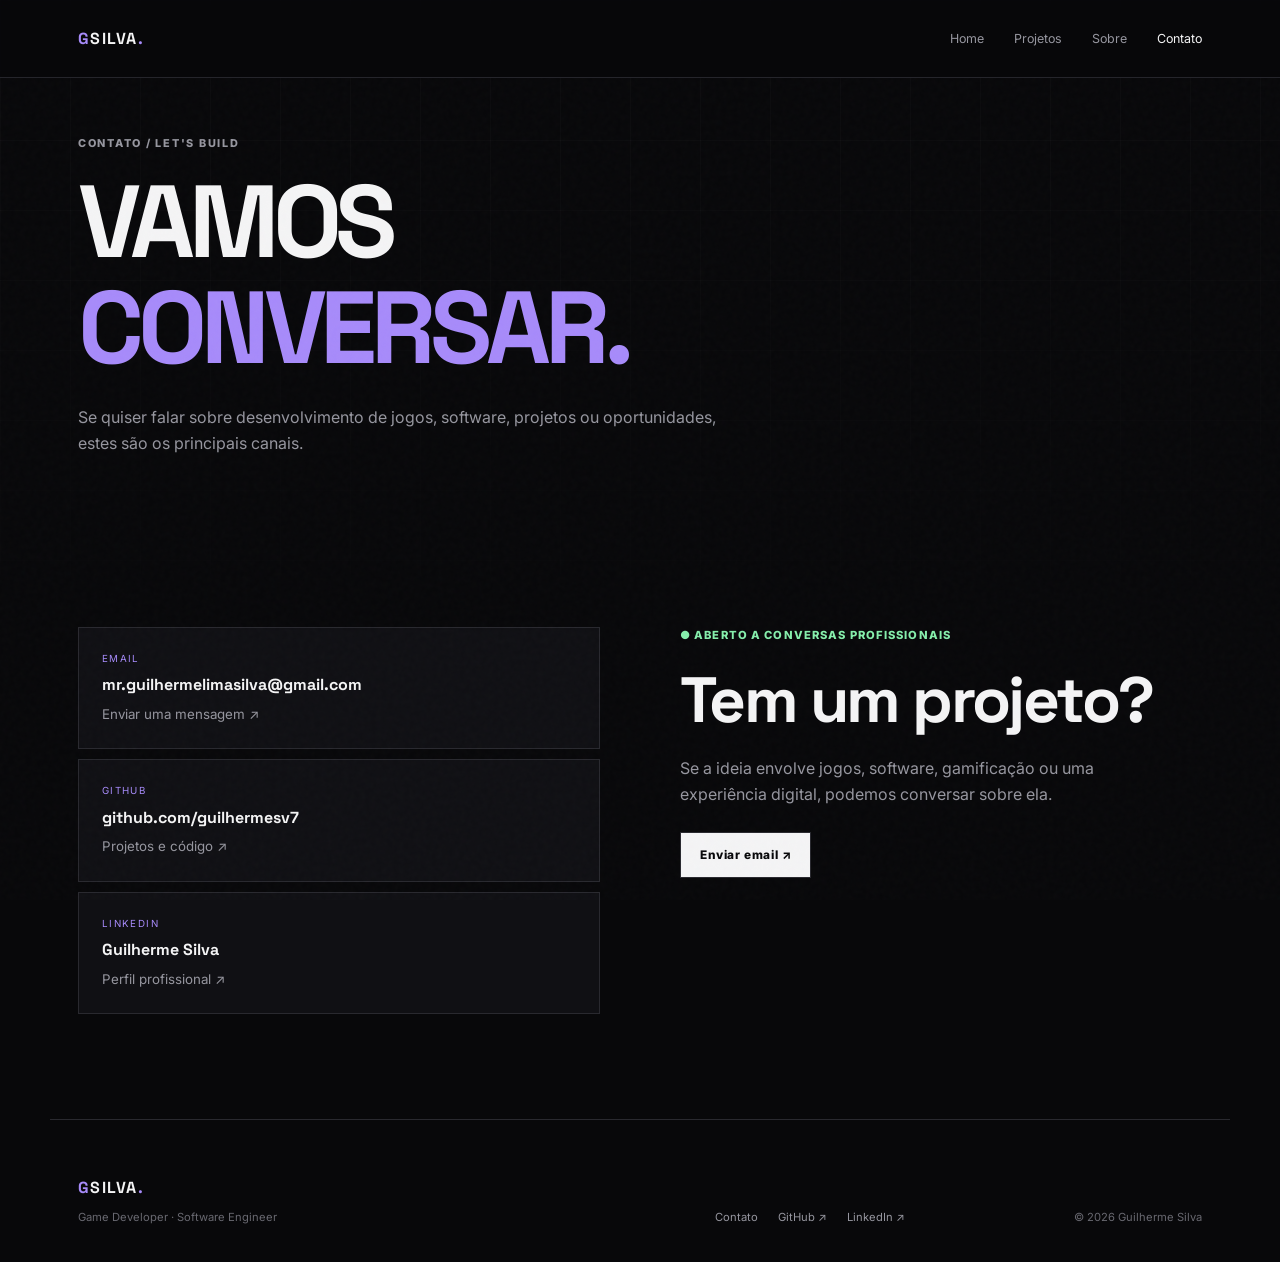
<file: contato.html>
<!DOCTYPE html>
<html lang="pt-BR">
<head>
<meta charset="UTF-8"><meta name="viewport" content="width=device-width,initial-scale=1.0">
<meta name="description" content="Contato — Guilherme Silva, Game Developer e Software Engineer.">
<meta property="og:title" content="Contato | Guilherme Silva"><meta property="og:description" content="Game Developer · Unity · C# · Gamificação">
<meta property="og:type" content="website">
<title>Contato | Guilherme Silva</title>
<link rel="icon" href="assets/images/favicon.png">
<link rel="preconnect" href="https://fonts.googleapis.com"><link rel="preconnect" href="https://fonts.gstatic.com" crossorigin>
<link href="https://fonts.googleapis.com/css2?family=Inter:wght@400;500;600;700;800&family=Space+Grotesk:wght@400;500;600;700&display=swap" rel="stylesheet">
<link rel="stylesheet" href="css/style.css">
</head><body><div class="noise"></div>
<header class="site-header">
  <div class="header-inner">
    <a class="logo" href="index.html"><span>G</span>SILVA<span class="dot">.</span></a>
    <button class="menu-toggle" aria-label="Abrir menu" aria-expanded="false">☰</button>
    <nav>
      <a class="" href="index.html">Home</a>
      <a class="" href="projetos.html">Projetos</a>
      <a class="" href="sobre.html">Sobre</a>
      <a class="active" href="contato.html">Contato</a>
    </nav>
  </div>
</header>

<main>
<section class="section page-hero"><p class="eyebrow">CONTATO / LET'S BUILD</p><h1>VAMOS<br><em>CONVERSAR.</em></h1><p>Se quiser falar sobre desenvolvimento de jogos, software, projetos ou oportunidades, estes são os principais canais.</p></section>
<section class="section contact-grid">
  <div class="contact-info">
    <a class="contact-card" href="mailto:mr.guilhermelimasilva@gmail.com"><span>EMAIL</span><strong>mr.guilhermelimasilva@gmail.com</strong><small>Enviar uma mensagem ↗</small></a>
    <a class="contact-card" href="https://github.com/GuilhermeSV7" target="_blank" rel="noopener"><span>GITHUB</span><strong>github.com/guilhermesv7</strong><small>Projetos e código ↗</small></a>
    <a class="contact-card" href="https://www.linkedin.com/in/guilherme-silva-a4baa61b8" target="_blank" rel="noopener"><span>LINKEDIN</span><strong>Guilherme Silva</strong><small>Perfil profissional ↗</small></a>
  </div>
  <div class="contact-note"><p class="availability">● ABERTO A CONVERSAS PROFISSIONAIS</p><h2>Tem um projeto?</h2><p>Se a ideia envolve jogos, software, gamificação ou uma experiência digital, podemos conversar sobre ela.</p><a class="btn primary" href="mailto:mr.guilhermelimasilva@gmail.com?subject=Contato%20pelo%20portfólio">Enviar email ↗</a></div>
</section>
</main>

<footer class="footer">
  <div><a class="logo" href="index.html"><span>G</span>SILVA<span class="dot">.</span></a><p>Game Developer · Software Engineer</p></div>
  <div class="footer-links">
    <a href="contato.html">Contato</a>
    <a href="https://github.com/" target="_blank" rel="noopener">GitHub ↗</a>
    <a href="https://www.linkedin.com/in/guilherme-silva-a4baa61b8" target="_blank" rel="noopener">LinkedIn ↗</a>
  </div>
  <p class="copyright">© <span id="year"></span> Guilherme Silva</p>
</footer>
<script src="js/main.js"></script></body></html>
</file>
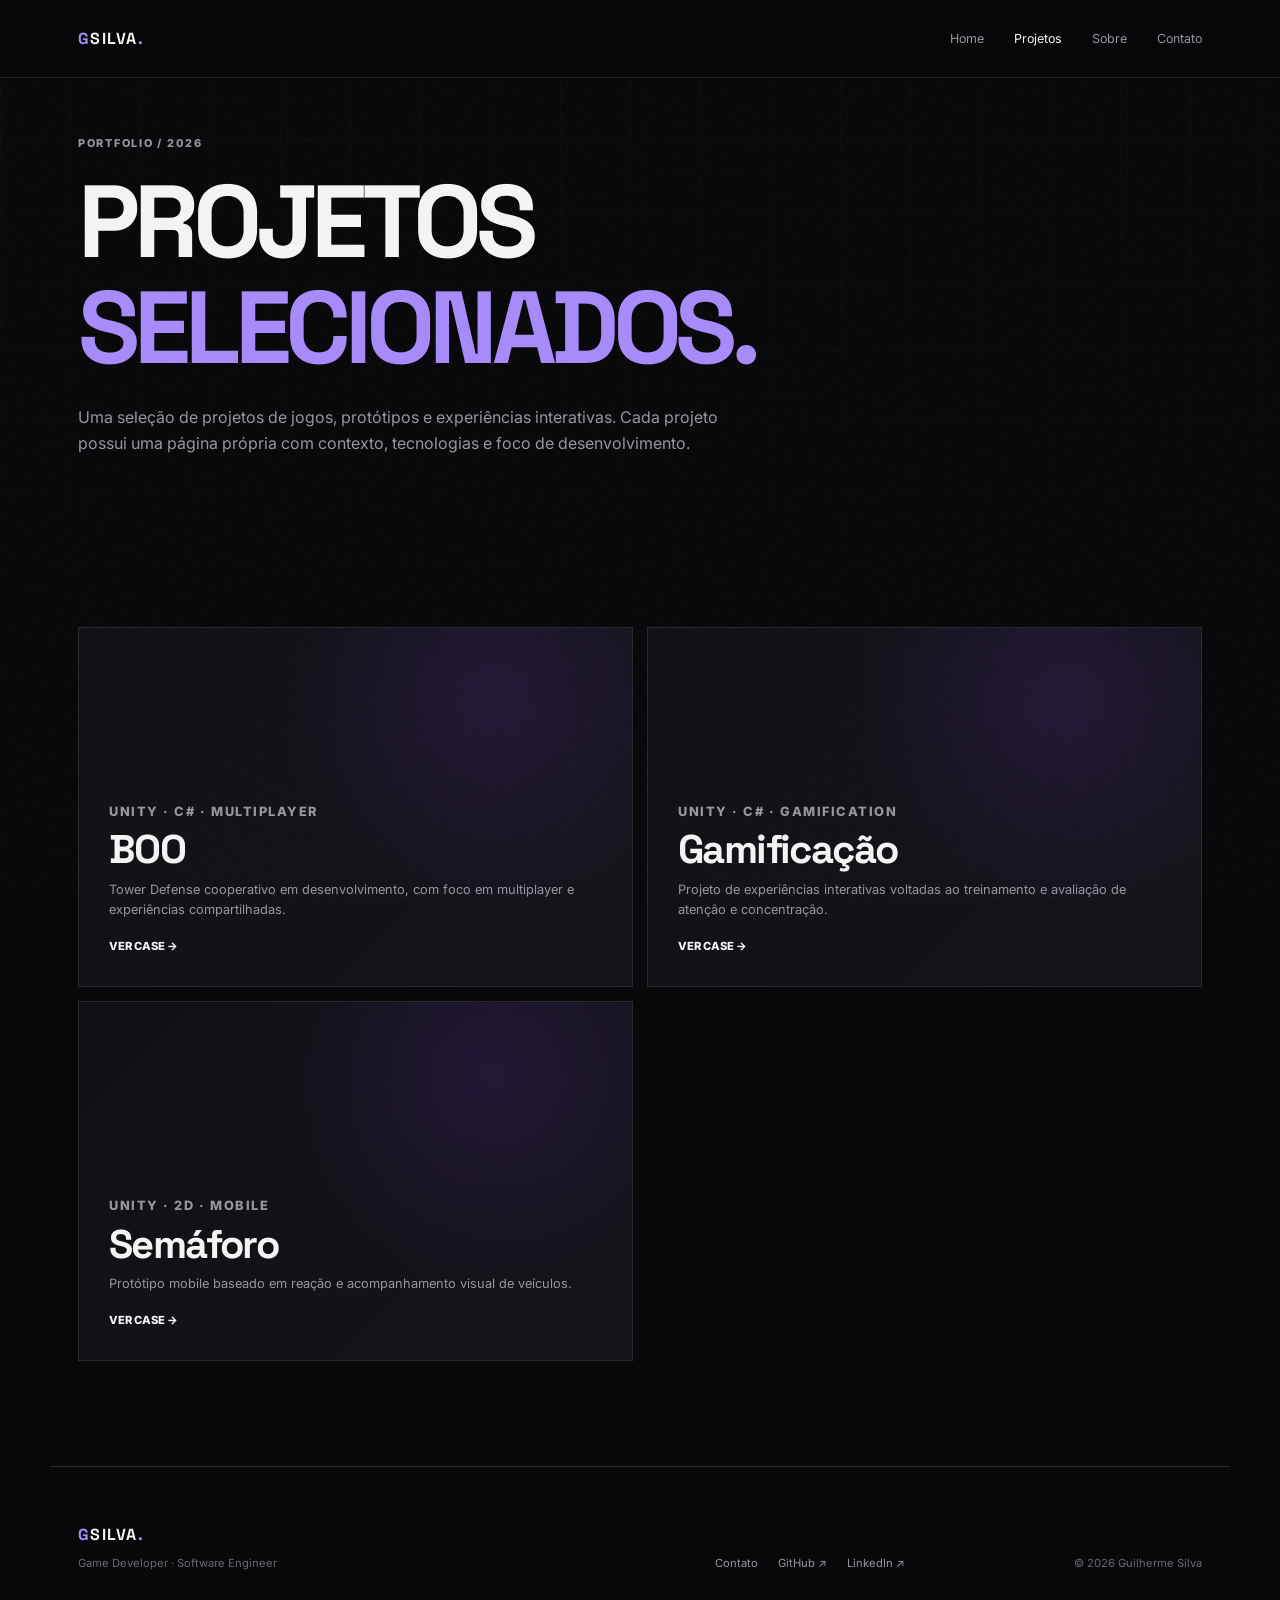
<file: projetos.html>
<!DOCTYPE html>
<html lang="pt-BR">
<head>
<meta charset="UTF-8"><meta name="viewport" content="width=device-width,initial-scale=1.0">
<meta name="description" content="Projetos — Guilherme Silva, Game Developer e Software Engineer.">
<meta property="og:title" content="Projetos | Guilherme Silva"><meta property="og:description" content="Game Developer · Unity · C# · Gamificação">
<meta property="og:type" content="website">
<title>Projetos | Guilherme Silva</title>
<link rel="icon" href="assets/images/favicon.png">
<link rel="preconnect" href="https://fonts.googleapis.com"><link rel="preconnect" href="https://fonts.gstatic.com" crossorigin>
<link href="https://fonts.googleapis.com/css2?family=Inter:wght@400;500;600;700;800&family=Space+Grotesk:wght@400;500;600;700&display=swap" rel="stylesheet">
<link rel="stylesheet" href="css/style.css">
</head><body><div class="noise"></div>
<header class="site-header">
  <div class="header-inner">
    <a class="logo" href="index.html"><span>G</span>SILVA<span class="dot">.</span></a>
    <button class="menu-toggle" aria-label="Abrir menu" aria-expanded="false">☰</button>
    <nav>
      <a class="" href="index.html">Home</a>
      <a class="active" href="projetos.html">Projetos</a>
      <a class="" href="sobre.html">Sobre</a>
      <a class="" href="contato.html">Contato</a>
    </nav>
  </div>
</header>

<main>
<section class="section page-hero"><p class="eyebrow">PORTFOLIO / 2026</p><h1>PROJETOS<br><em>SELECIONADOS.</em></h1><p>Uma seleção de projetos de jogos, protótipos e experiências interativas. Cada projeto possui uma página própria com contexto, tecnologias e foco de desenvolvimento.</p></section>
<section class="section projects-grid">
  <article class="project-card"><div class="project-bg"></div><p class="project-type">UNITY · C# · MULTIPLAYER</p><h2>BOO</h2><p>Tower Defense cooperativo em desenvolvimento, com foco em multiplayer e experiências compartilhadas.</p><a class="card-link" href="projetos/boo.html">VER CASE →</a></article>
  <article class="project-card"><div class="project-bg"></div><p class="project-type">UNITY · C# · GAMIFICATION</p><h2>Gamificação</h2><p>Projeto de experiências interativas voltadas ao treinamento e avaliação de atenção e concentração.</p><a class="card-link" href="projetos/gamificacao.html">VER CASE →</a></article>
  <article class="project-card"><div class="project-bg"></div><p class="project-type">UNITY · 2D · MOBILE</p><h2>Semáforo</h2><p>Protótipo mobile baseado em reação e acompanhamento visual de veículos.</p><a class="card-link" href="projetos/semaforo.html">VER CASE →</a></article>
</section>
</main>

<footer class="footer">
  <div><a class="logo" href="index.html"><span>G</span>SILVA<span class="dot">.</span></a><p>Game Developer · Software Engineer</p></div>
  <div class="footer-links">
    <a href="contato.html">Contato</a>
    <a href="https://github.com/" target="_blank" rel="noopener">GitHub ↗</a>
    <a href="https://www.linkedin.com/in/guilherme-silva-a4baa61b8" target="_blank" rel="noopener">LinkedIn ↗</a>
  </div>
  <p class="copyright">© <span id="year"></span> Guilherme Silva</p>
</footer>
<script src="js/main.js"></script></body></html>
</file>
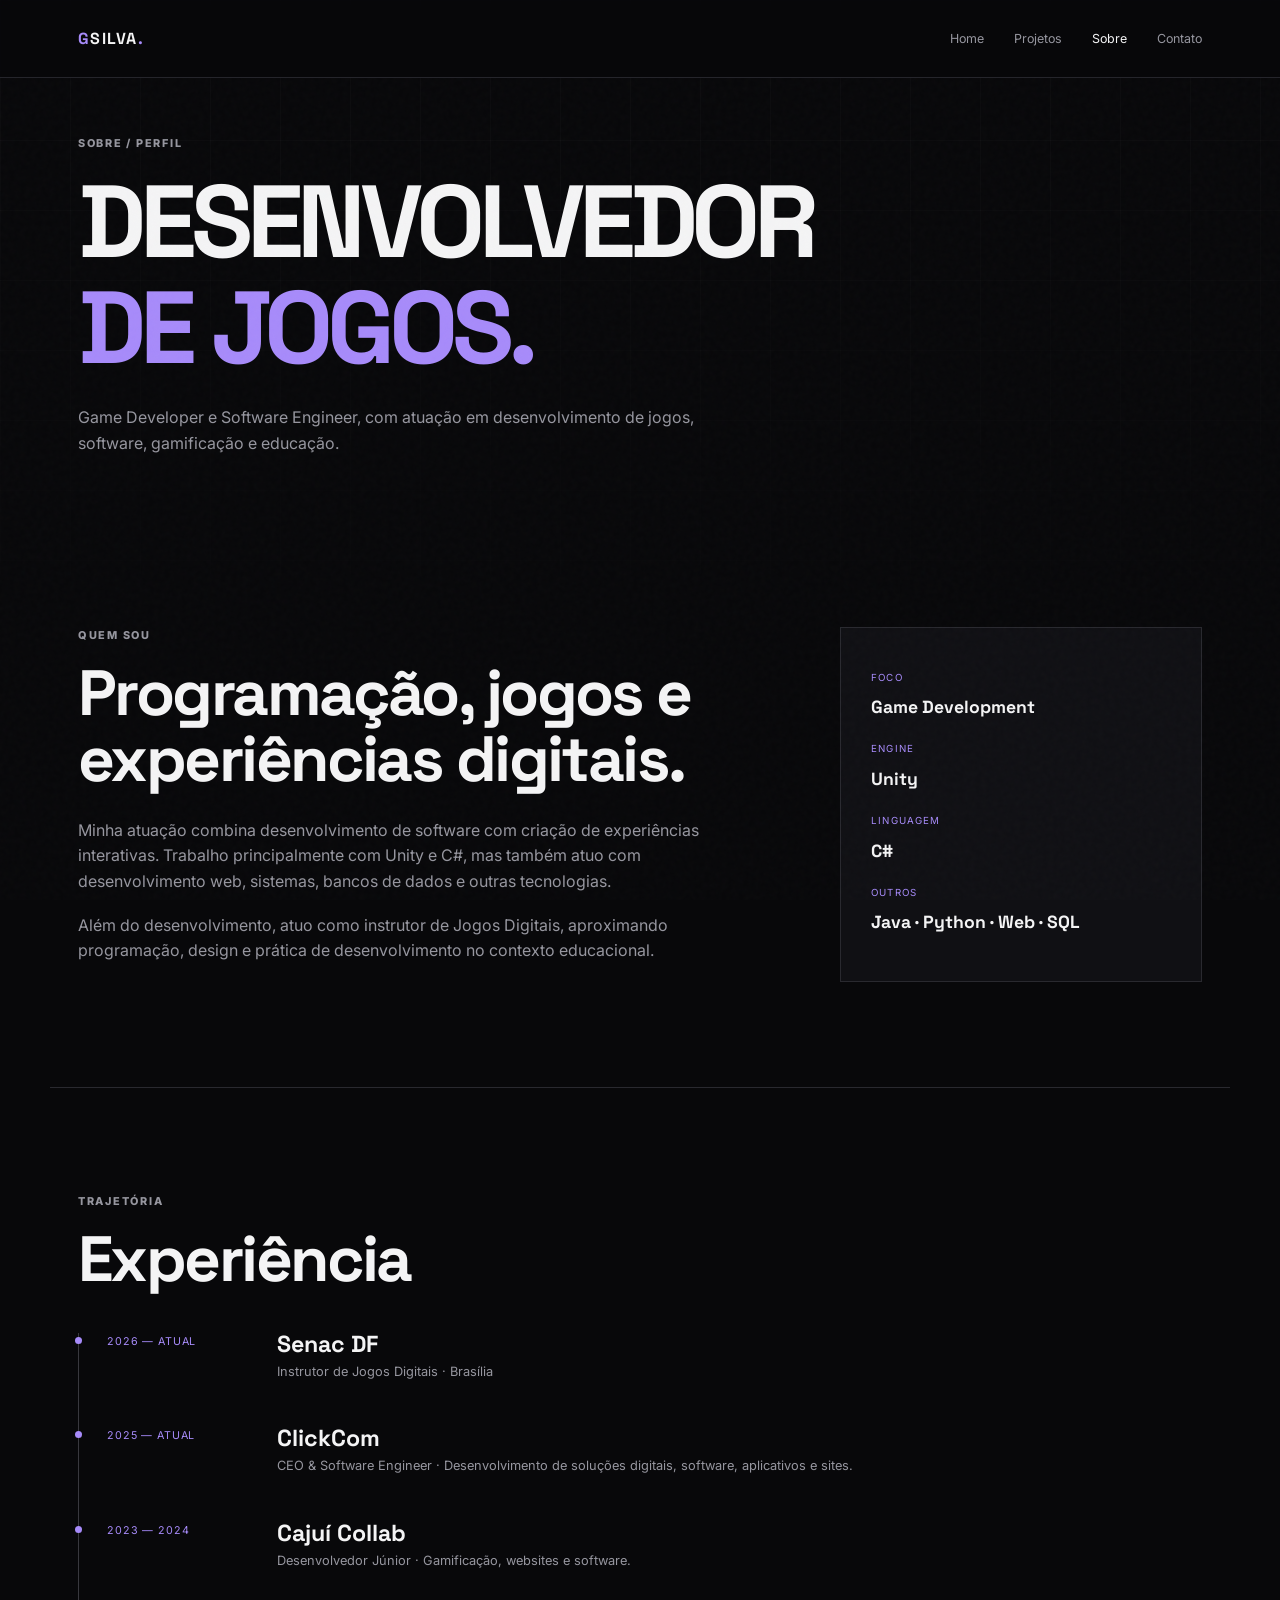
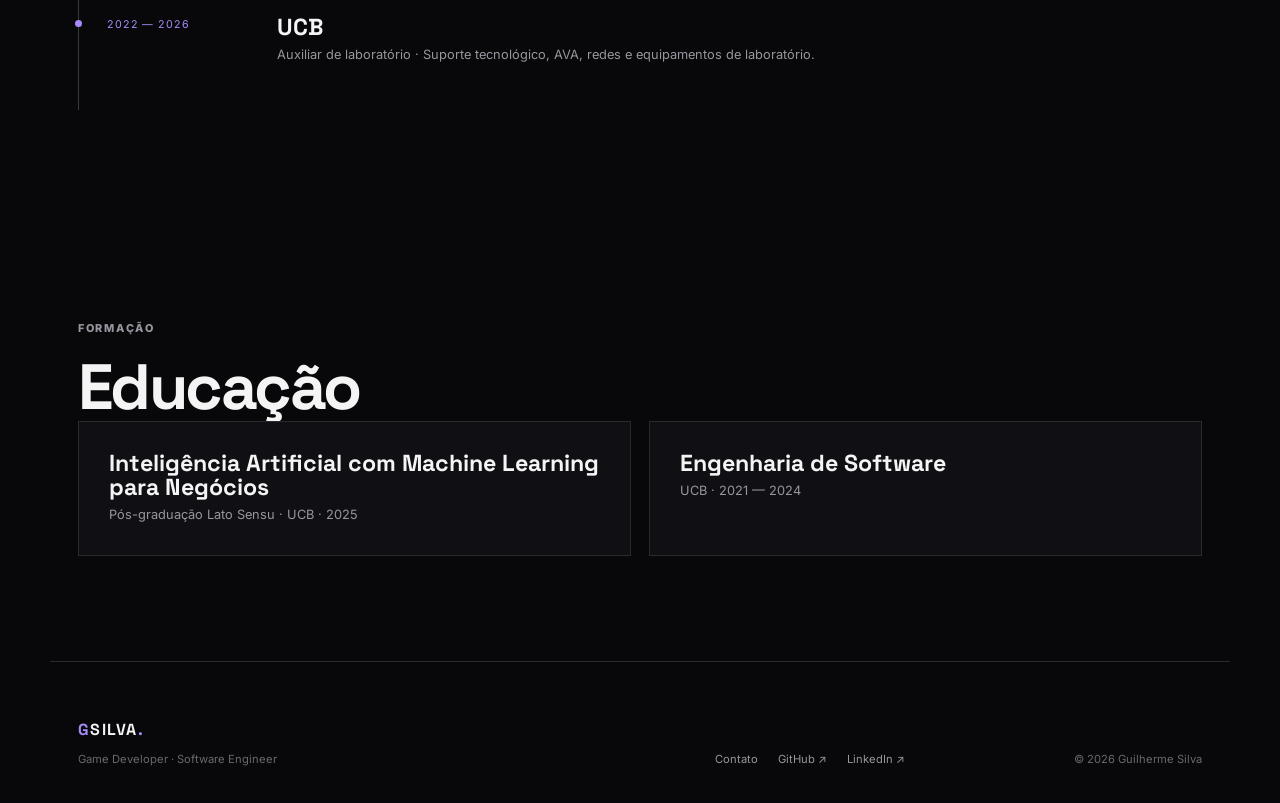
<file: sobre.html>
<!DOCTYPE html>
<html lang="pt-BR">
<head>
<meta charset="UTF-8"><meta name="viewport" content="width=device-width,initial-scale=1.0">
<meta name="description" content="Sobre — Guilherme Silva, Game Developer e Software Engineer.">
<meta property="og:title" content="Sobre | Guilherme Silva"><meta property="og:description" content="Game Developer · Unity · C# · Gamificação">
<meta property="og:type" content="website">
<title>Sobre | Guilherme Silva</title>
<link rel="icon" href="assets/images/favicon.png">
<link rel="preconnect" href="https://fonts.googleapis.com"><link rel="preconnect" href="https://fonts.gstatic.com" crossorigin>
<link href="https://fonts.googleapis.com/css2?family=Inter:wght@400;500;600;700;800&family=Space+Grotesk:wght@400;500;600;700&display=swap" rel="stylesheet">
<link rel="stylesheet" href="css/style.css">
</head><body><div class="noise"></div>
<header class="site-header">
  <div class="header-inner">
    <a class="logo" href="index.html"><span>G</span>SILVA<span class="dot">.</span></a>
    <button class="menu-toggle" aria-label="Abrir menu" aria-expanded="false">☰</button>
    <nav>
      <a class="" href="index.html">Home</a>
      <a class="" href="projetos.html">Projetos</a>
      <a class="active" href="sobre.html">Sobre</a>
      <a class="" href="contato.html">Contato</a>
    </nav>
  </div>
</header>

<main>
<section class="section page-hero"><p class="eyebrow">SOBRE / PERFIL</p><h1>DESENVOLVEDOR<br><em>DE JOGOS.</em></h1><p>Game Developer e Software Engineer, com atuação em desenvolvimento de jogos, software, gamificação e educação.</p></section>
<section class="section about-grid">
  <div><p class="eyebrow">QUEM SOU</p><h2>Programação, jogos e experiências digitais.</h2><p>Minha atuação combina desenvolvimento de software com criação de experiências interativas. Trabalho principalmente com Unity e C#, mas também atuo com desenvolvimento web, sistemas, bancos de dados e outras tecnologias.</p><p>Além do desenvolvimento, atuo como instrutor de Jogos Digitais, aproximando programação, design e prática de desenvolvimento no contexto educacional.</p></div>
  <aside class="about-card"><span>FOCO</span><strong>Game Development</strong><span>ENGINE</span><strong>Unity</strong><span>LINGUAGEM</span><strong>C#</strong><span>OUTROS</span><strong>Java · Python · Web · SQL</strong></aside>
</section>
<section class="section experience"><p class="eyebrow">TRAJETÓRIA</p><h2>Experiência</h2>
  <div class="timeline">
    <div class="timeline-item"><span>2026 — ATUAL</span><div><h3>Senac DF</h3><p>Instrutor de Jogos Digitais · Brasília</p></div></div>
    <div class="timeline-item"><span>2025 — ATUAL</span><div><h3>ClickCom</h3><p>CEO & Software Engineer · Desenvolvimento de soluções digitais, software, aplicativos e sites.</p></div></div>
    <div class="timeline-item"><span>2023 — 2024</span><div><h3>Cajuí Collab</h3><p>Desenvolvedor Júnior · Gamificação, websites e software.</p></div></div>
    <div class="timeline-item"><span>2022 — 2026</span><div><h3>UCB</h3><p>Auxiliar de laboratório · Suporte tecnológico, AVA, redes e equipamentos de laboratório.</p></div></div>
  </div>
</section>
<section class="section"><p class="eyebrow">FORMAÇÃO</p><h2>Educação</h2><div class="edu-grid">
  <div><h3>Inteligência Artificial com Machine Learning para Negócios</h3><p>Pós-graduação Lato Sensu · UCB · 2025</p></div>
  <div><h3>Engenharia de Software</h3><p>UCB · 2021 — 2024</p></div>
</div></section>
</main>

<footer class="footer">
  <div><a class="logo" href="index.html"><span>G</span>SILVA<span class="dot">.</span></a><p>Game Developer · Software Engineer</p></div>
  <div class="footer-links">
    <a href="contato.html">Contato</a>
    <a href="https://github.com/" target="_blank" rel="noopener">GitHub ↗</a>
    <a href="https://www.linkedin.com/in/guilherme-silva-a4baa61b8" target="_blank" rel="noopener">LinkedIn ↗</a>
  </div>
  <p class="copyright">© <span id="year"></span> Guilherme Silva</p>
</footer>
<script src="js/main.js"></script></body></html>
</file>
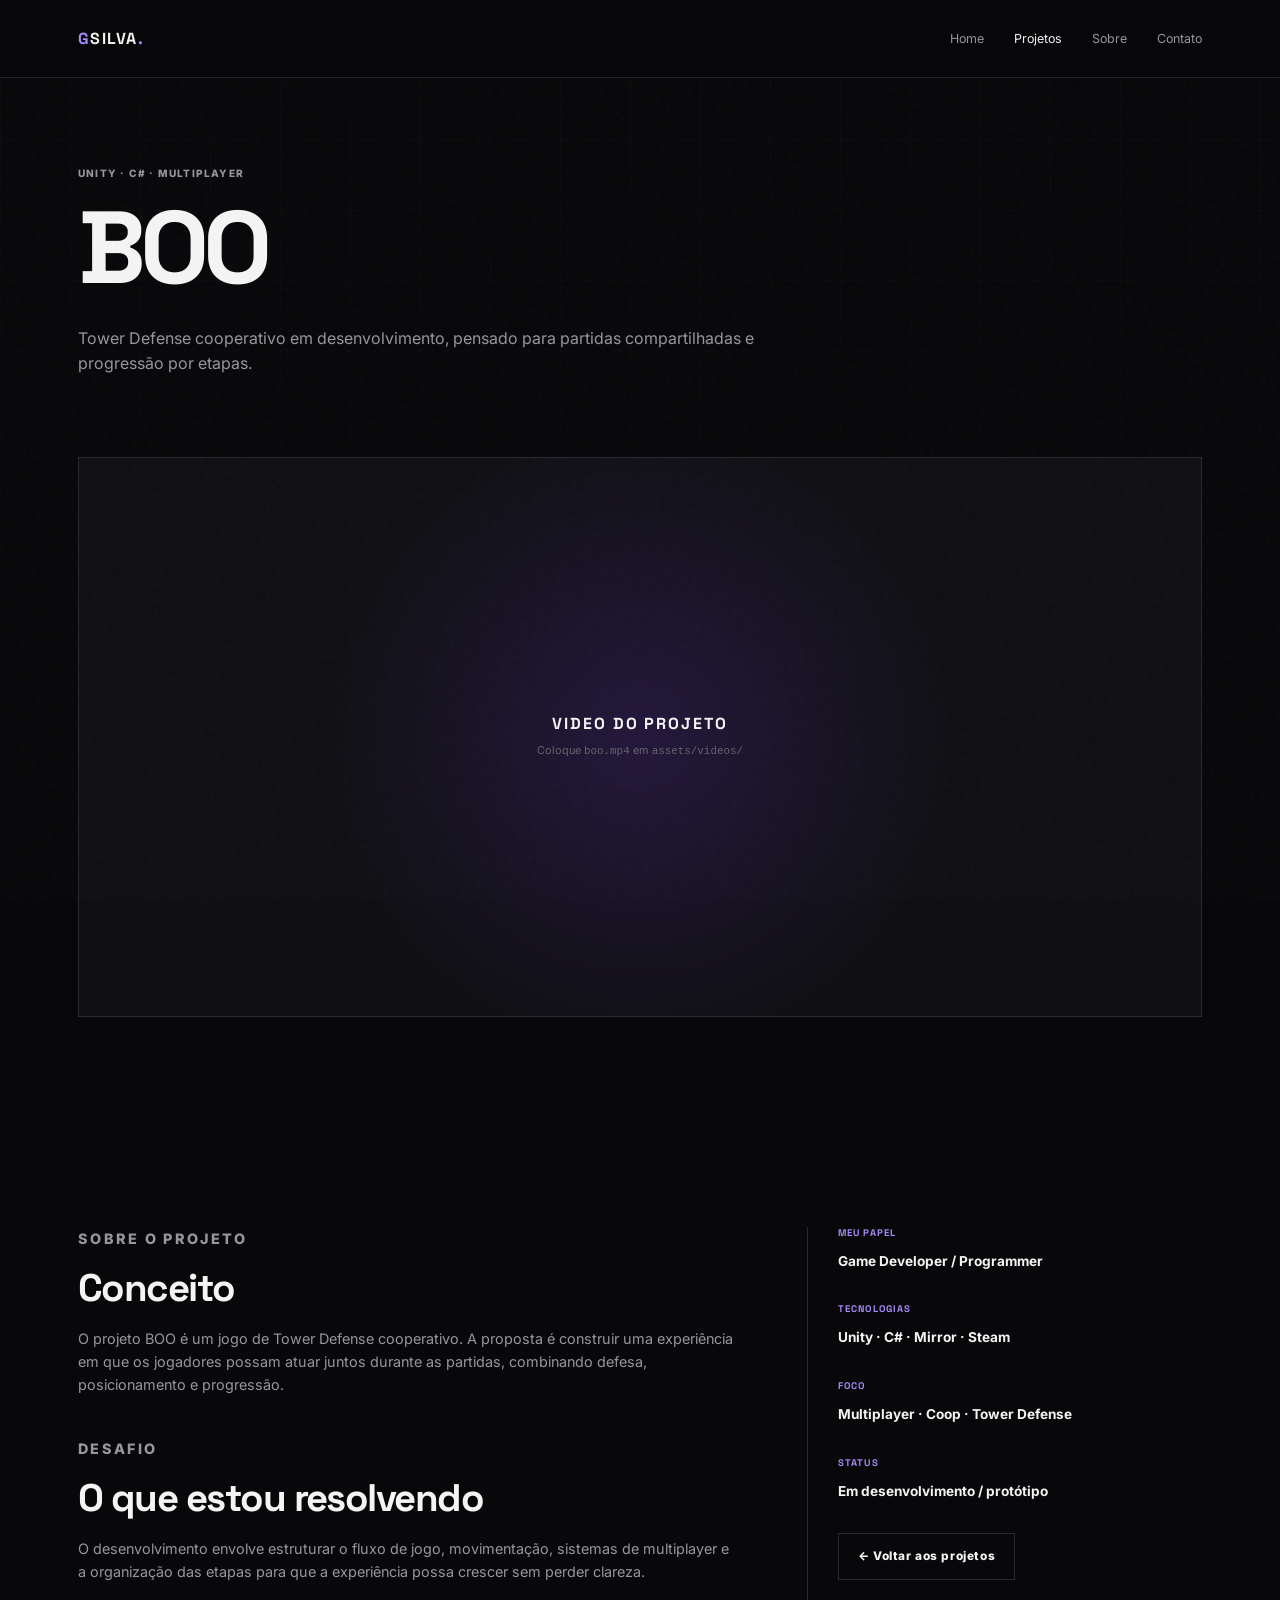
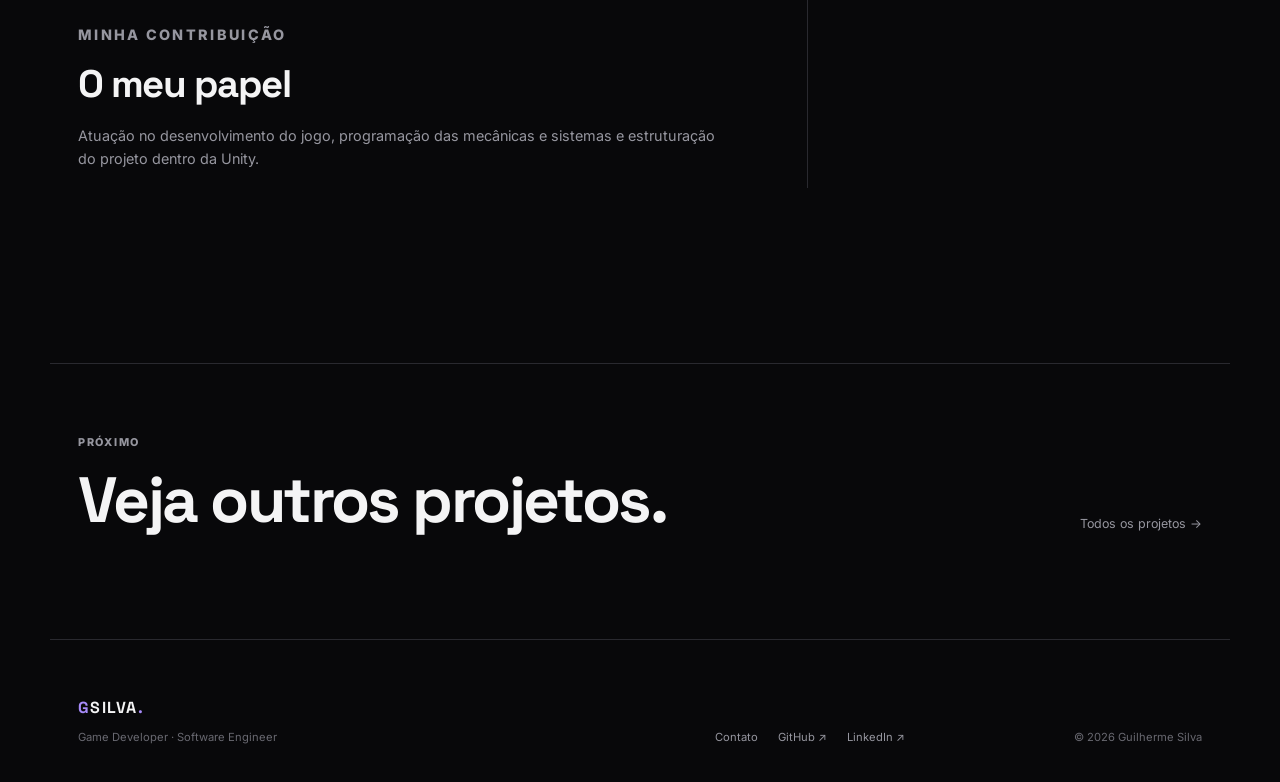
<file: projetos/boo.html>
<!DOCTYPE html>
<html lang="pt-BR">
<head>
<meta charset="UTF-8"><meta name="viewport" content="width=device-width,initial-scale=1.0">
<meta name="description" content="BOO — Guilherme Silva, Game Developer e Software Engineer.">
<meta property="og:title" content="BOO | Guilherme Silva"><meta property="og:description" content="Game Developer · Unity · C# · Gamificação">
<meta property="og:type" content="website">
<title>BOO | Guilherme Silva</title>
<link rel="icon" href="../assets/images/profile.jpg">
<link rel="preconnect" href="https://fonts.googleapis.com"><link rel="preconnect" href="https://fonts.gstatic.com" crossorigin>
<link href="https://fonts.googleapis.com/css2?family=Inter:wght@400;500;600;700;800&family=Space+Grotesk:wght@400;500;600;700&display=swap" rel="stylesheet">
<link rel="stylesheet" href="../css/style.css">
</head><body><div class="noise"></div>
<header class="site-header">
  <div class="header-inner">
    <a class="logo" href="index.html"><span>G</span>SILVA<span class="dot">.</span></a>
    <button class="menu-toggle" aria-label="Abrir menu" aria-expanded="false">☰</button>
    <nav>
      <a class="" href="index.html">Home</a>
      <a class="active" href="projetos.html">Projetos</a>
      <a class="" href="sobre.html">Sobre</a>
      <a class="" href="contato.html">Contato</a>
    </nav>
  </div>
</header>

<main>
<section class="section case-hero">
  <p class="project-type">UNITY · C# · MULTIPLAYER</p><h1>BOO</h1><p>Tower Defense cooperativo em desenvolvimento, pensado para partidas compartilhadas e progressão por etapas.</p>
</section>
<section class="section" style="padding-top:20px">
  <div class="case-media">
    <div class="video-placeholder"><strong>VIDEO DO PROJETO</strong><small>Coloque <code>boo.mp4</code> em <code>assets/videos/</code></small></div>
    <video style="display:none" controls muted playsinline></video>
  </div>
</section>
<section class="section case-layout">
  <article>
    <p class="eyebrow">SOBRE O PROJETO</p><h2>Conceito</h2><p>O projeto BOO é um jogo de Tower Defense cooperativo. A proposta é construir uma experiência em que os jogadores possam atuar juntos durante as partidas, combinando defesa, posicionamento e progressão.</p>
    <p class="eyebrow" style="margin-top:40px">DESAFIO</p><h2>O que estou resolvendo</h2><p>O desenvolvimento envolve estruturar o fluxo de jogo, movimentação, sistemas de multiplayer e a organização das etapas para que a experiência possa crescer sem perder clareza.</p>
    <p class="eyebrow" style="margin-top:40px">MINHA CONTRIBUIÇÃO</p><h2>O meu papel</h2><p>Atuação no desenvolvimento do jogo, programação das mecânicas e sistemas e estruturação do projeto dentro da Unity.</p>
  </article>
  <aside class="case-sidebar">
    <div class="side-block"><span>MEU PAPEL</span><strong>Game Developer / Programmer</strong></div>
    <div class="side-block"><span>TECNOLOGIAS</span><strong>Unity · C# · Mirror · Steam</strong></div>
    <div class="side-block"><span>FOCO</span><strong>Multiplayer · Coop · Tower Defense</strong></div>
    <div class="side-block"><span>STATUS</span><strong>Em desenvolvimento / protótipo</strong></div>
    <a class="btn ghost" href="../projetos.html">← Voltar aos projetos</a>
  </aside>
</section>
<section class="section case-next">
  <div class="next-link"><div><p class="eyebrow">PRÓXIMO</p><h2>Veja outros projetos.</h2></div><a class="text-link" href="../projetos.html">Todos os projetos →</a></div>
</section>
</main>

<footer class="footer">
  <div><a class="logo" href="../index.html"><span>G</span>SILVA<span class="dot">.</span></a><p>Game Developer · Software Engineer</p></div>
  <div class="footer-links">
    <a href="../contato.html">Contato</a>
    <a href="https://github.com/" target="_blank" rel="noopener">GitHub ↗</a>
    <a href="https://www.linkedin.com/in/guilherme-silva-a4baa61b8" target="_blank" rel="noopener">LinkedIn ↗</a>
  </div>
  <p class="copyright">© <span id="year"></span> Guilherme Silva</p>
</footer>
<script src="../js/main.js"></script></body></html>
</file>
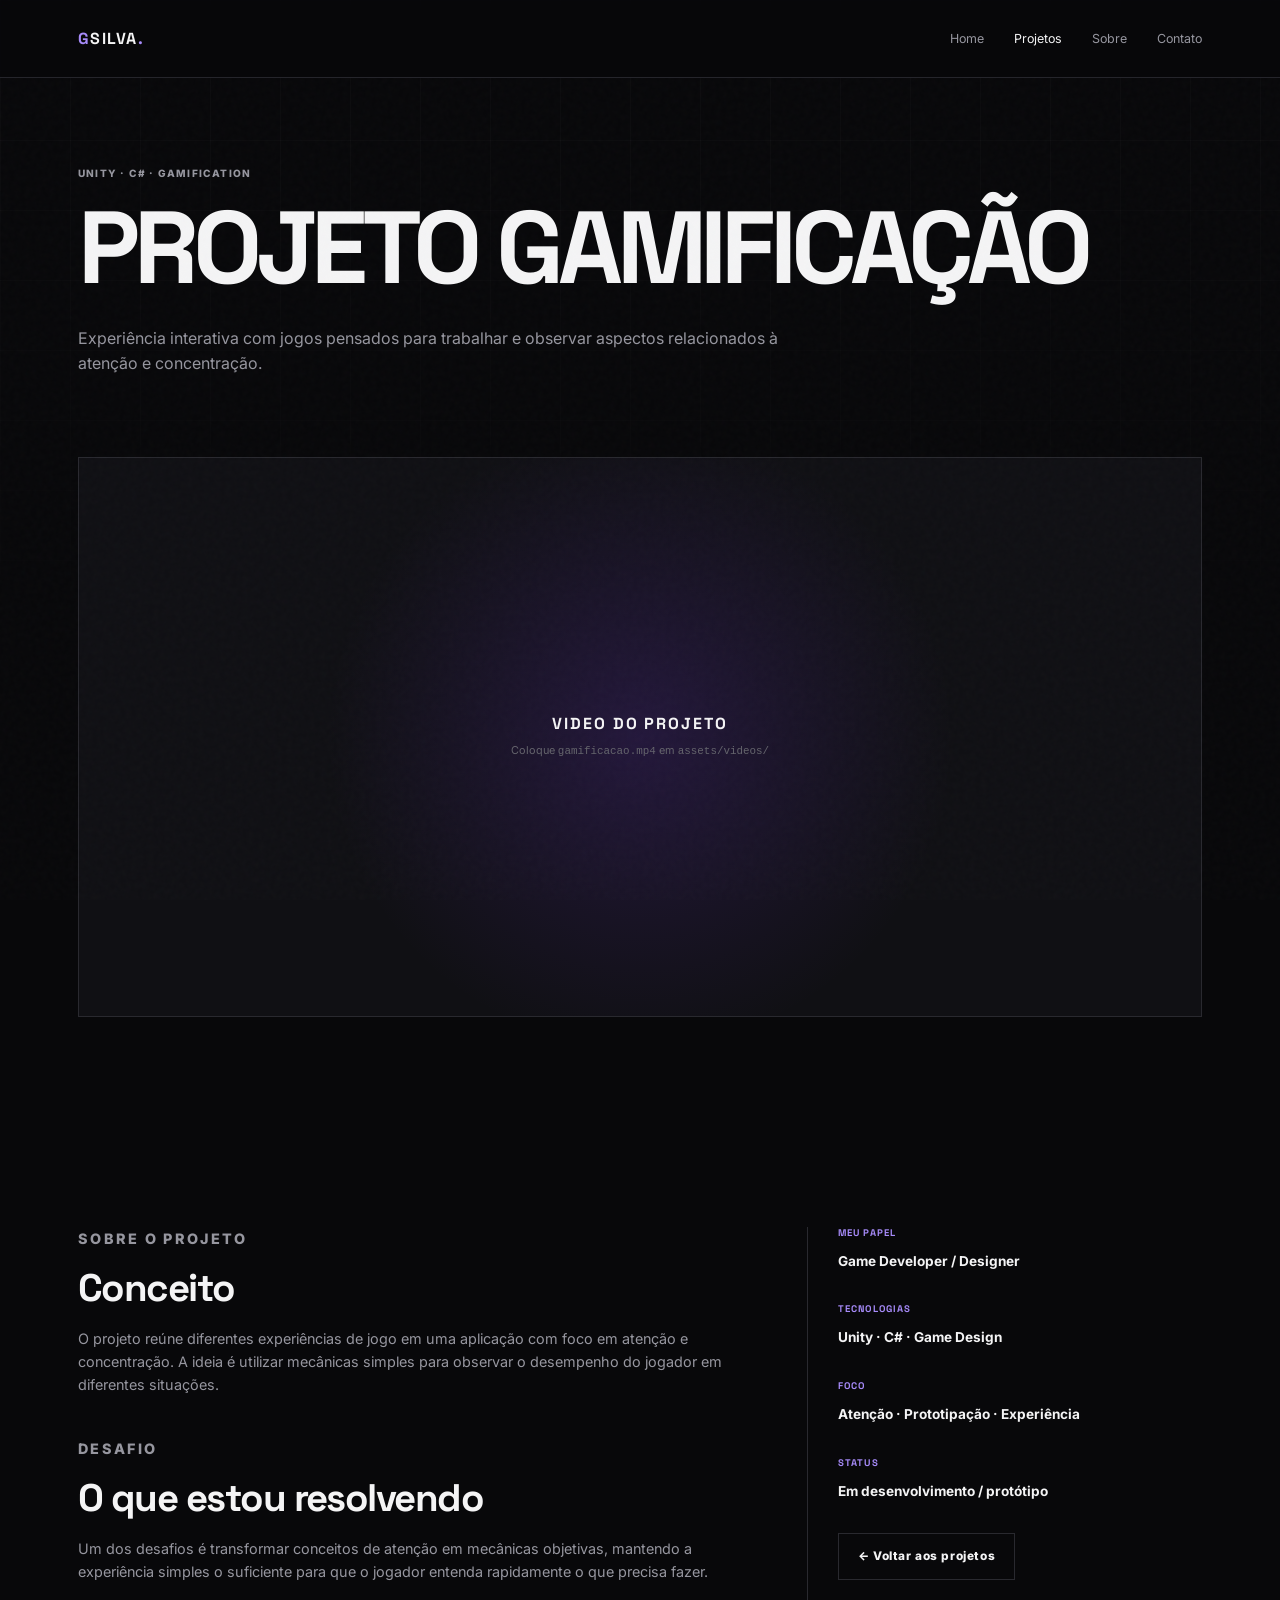
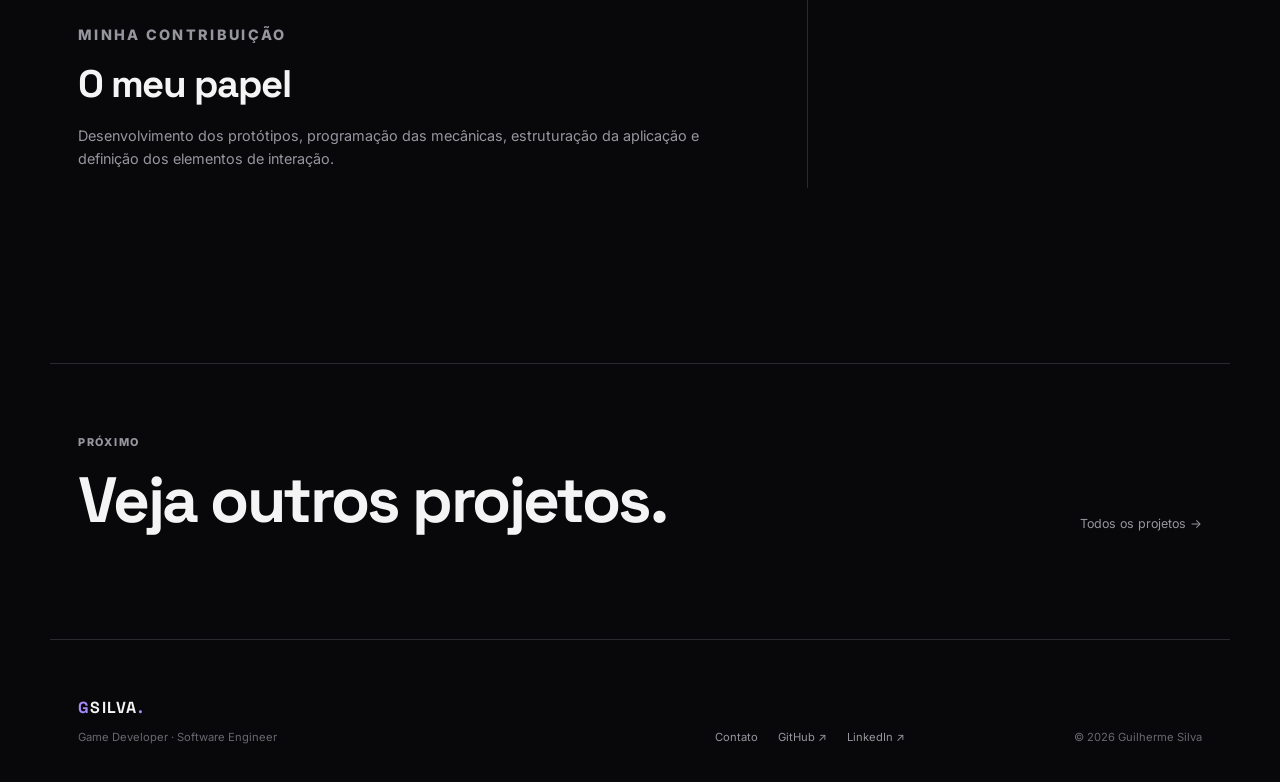
<file: projetos/gamificacao.html>
<!DOCTYPE html>
<html lang="pt-BR">
<head>
<meta charset="UTF-8"><meta name="viewport" content="width=device-width,initial-scale=1.0">
<meta name="description" content="PROJETO GAMIFICAÇÃO — Guilherme Silva, Game Developer e Software Engineer.">
<meta property="og:title" content="PROJETO GAMIFICAÇÃO | Guilherme Silva"><meta property="og:description" content="Game Developer · Unity · C# · Gamificação">
<meta property="og:type" content="website">
<title>PROJETO GAMIFICAÇÃO | Guilherme Silva</title>
<link rel="icon" href="../assets/images/profile.jpg">
<link rel="preconnect" href="https://fonts.googleapis.com"><link rel="preconnect" href="https://fonts.gstatic.com" crossorigin>
<link href="https://fonts.googleapis.com/css2?family=Inter:wght@400;500;600;700;800&family=Space+Grotesk:wght@400;500;600;700&display=swap" rel="stylesheet">
<link rel="stylesheet" href="../css/style.css">
</head><body><div class="noise"></div>
<header class="site-header">
  <div class="header-inner">
    <a class="logo" href="index.html"><span>G</span>SILVA<span class="dot">.</span></a>
    <button class="menu-toggle" aria-label="Abrir menu" aria-expanded="false">☰</button>
    <nav>
      <a class="" href="index.html">Home</a>
      <a class="active" href="projetos.html">Projetos</a>
      <a class="" href="sobre.html">Sobre</a>
      <a class="" href="contato.html">Contato</a>
    </nav>
  </div>
</header>

<main>
<section class="section case-hero">
  <p class="project-type">UNITY · C# · GAMIFICATION</p><h1>PROJETO GAMIFICAÇÃO</h1><p>Experiência interativa com jogos pensados para trabalhar e observar aspectos relacionados à atenção e concentração.</p>
</section>
<section class="section" style="padding-top:20px">
  <div class="case-media">
    <div class="video-placeholder"><strong>VIDEO DO PROJETO</strong><small>Coloque <code>gamificacao.mp4</code> em <code>assets/videos/</code></small></div>
    <video style="display:none" controls muted playsinline></video>
  </div>
</section>
<section class="section case-layout">
  <article>
    <p class="eyebrow">SOBRE O PROJETO</p><h2>Conceito</h2><p>O projeto reúne diferentes experiências de jogo em uma aplicação com foco em atenção e concentração. A ideia é utilizar mecânicas simples para observar o desempenho do jogador em diferentes situações.</p>
    <p class="eyebrow" style="margin-top:40px">DESAFIO</p><h2>O que estou resolvendo</h2><p>Um dos desafios é transformar conceitos de atenção em mecânicas objetivas, mantendo a experiência simples o suficiente para que o jogador entenda rapidamente o que precisa fazer.</p>
    <p class="eyebrow" style="margin-top:40px">MINHA CONTRIBUIÇÃO</p><h2>O meu papel</h2><p>Desenvolvimento dos protótipos, programação das mecânicas, estruturação da aplicação e definição dos elementos de interação.</p>
  </article>
  <aside class="case-sidebar">
    <div class="side-block"><span>MEU PAPEL</span><strong>Game Developer / Designer</strong></div>
    <div class="side-block"><span>TECNOLOGIAS</span><strong>Unity · C# · Game Design</strong></div>
    <div class="side-block"><span>FOCO</span><strong>Atenção · Prototipação · Experiência</strong></div>
    <div class="side-block"><span>STATUS</span><strong>Em desenvolvimento / protótipo</strong></div>
    <a class="btn ghost" href="../projetos.html">← Voltar aos projetos</a>
  </aside>
</section>
<section class="section case-next">
  <div class="next-link"><div><p class="eyebrow">PRÓXIMO</p><h2>Veja outros projetos.</h2></div><a class="text-link" href="../projetos.html">Todos os projetos →</a></div>
</section>
</main>

<footer class="footer">
  <div><a class="logo" href="../index.html"><span>G</span>SILVA<span class="dot">.</span></a><p>Game Developer · Software Engineer</p></div>
  <div class="footer-links">
    <a href="../contato.html">Contato</a>
    <a href="https://github.com/" target="_blank" rel="noopener">GitHub ↗</a>
    <a href="https://www.linkedin.com/in/guilherme-silva-a4baa61b8" target="_blank" rel="noopener">LinkedIn ↗</a>
  </div>
  <p class="copyright">© <span id="year"></span> Guilherme Silva</p>
</footer>
<script src="../js/main.js"></script></body></html>
</file>
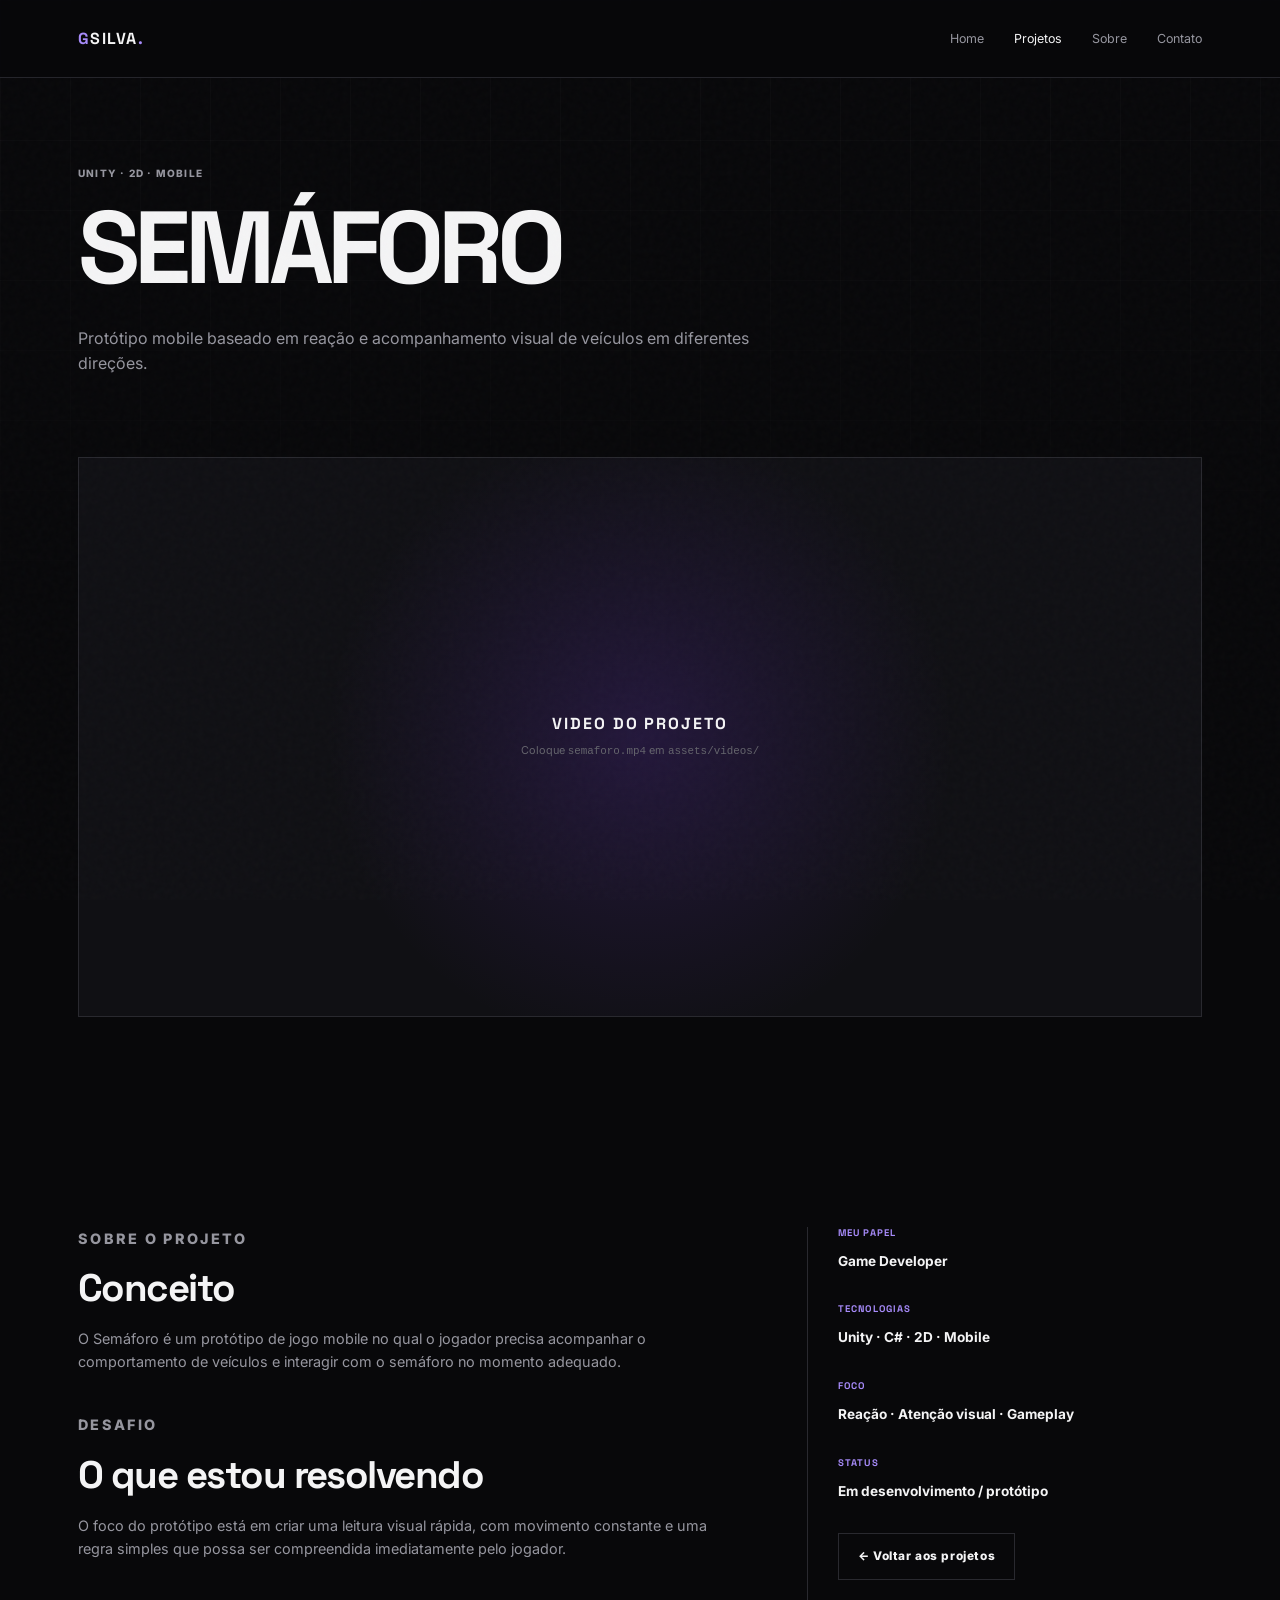
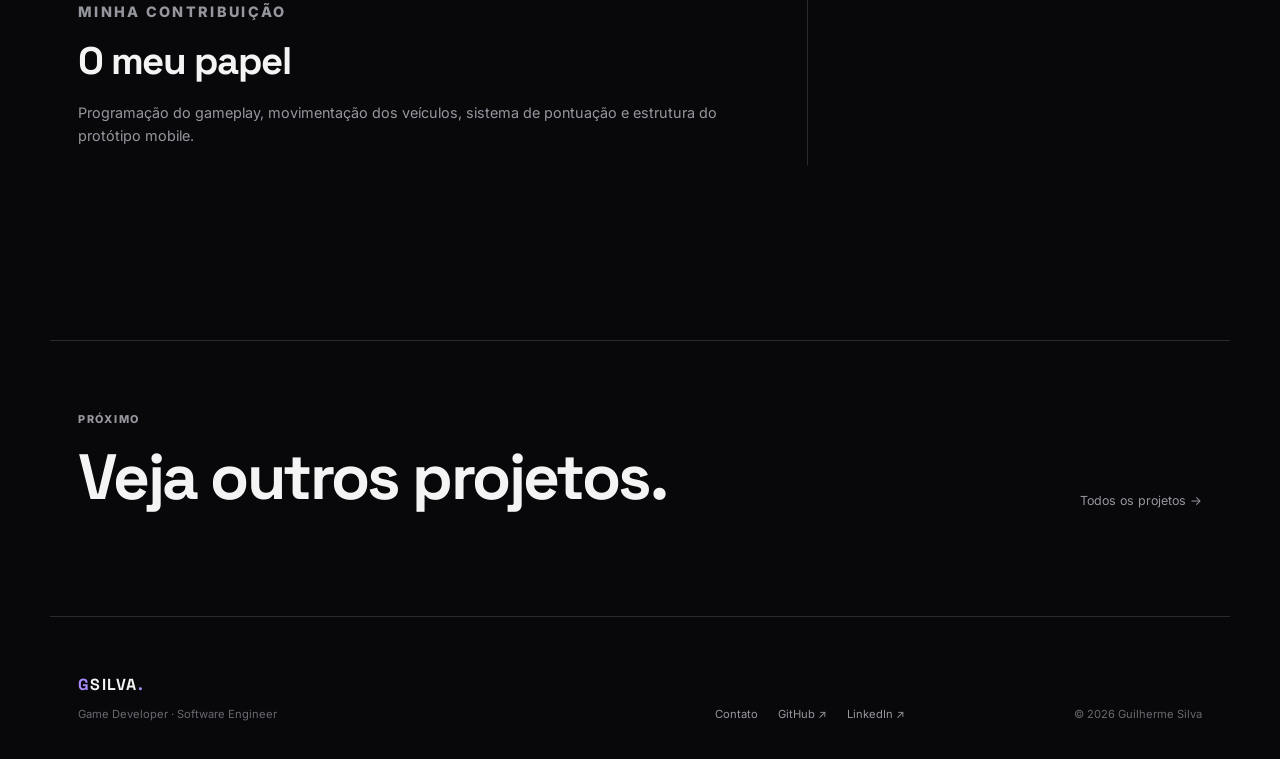
<file: projetos/semaforo.html>
<!DOCTYPE html>
<html lang="pt-BR">
<head>
<meta charset="UTF-8"><meta name="viewport" content="width=device-width,initial-scale=1.0">
<meta name="description" content="SEMÁFORO — Guilherme Silva, Game Developer e Software Engineer.">
<meta property="og:title" content="SEMÁFORO | Guilherme Silva"><meta property="og:description" content="Game Developer · Unity · C# · Gamificação">
<meta property="og:type" content="website">
<title>SEMÁFORO | Guilherme Silva</title>
<link rel="icon" href="../assets/images/profile.jpg">
<link rel="preconnect" href="https://fonts.googleapis.com"><link rel="preconnect" href="https://fonts.gstatic.com" crossorigin>
<link href="https://fonts.googleapis.com/css2?family=Inter:wght@400;500;600;700;800&family=Space+Grotesk:wght@400;500;600;700&display=swap" rel="stylesheet">
<link rel="stylesheet" href="../css/style.css">
</head><body><div class="noise"></div>
<header class="site-header">
  <div class="header-inner">
    <a class="logo" href="index.html"><span>G</span>SILVA<span class="dot">.</span></a>
    <button class="menu-toggle" aria-label="Abrir menu" aria-expanded="false">☰</button>
    <nav>
      <a class="" href="index.html">Home</a>
      <a class="active" href="projetos.html">Projetos</a>
      <a class="" href="sobre.html">Sobre</a>
      <a class="" href="contato.html">Contato</a>
    </nav>
  </div>
</header>

<main>
<section class="section case-hero">
  <p class="project-type">UNITY · 2D · MOBILE</p><h1>SEMÁFORO</h1><p>Protótipo mobile baseado em reação e acompanhamento visual de veículos em diferentes direções.</p>
</section>
<section class="section" style="padding-top:20px">
  <div class="case-media">
    <div class="video-placeholder"><strong>VIDEO DO PROJETO</strong><small>Coloque <code>semaforo.mp4</code> em <code>assets/videos/</code></small></div>
    <video style="display:none" controls muted playsinline></video>
  </div>
</section>
<section class="section case-layout">
  <article>
    <p class="eyebrow">SOBRE O PROJETO</p><h2>Conceito</h2><p>O Semáforo é um protótipo de jogo mobile no qual o jogador precisa acompanhar o comportamento de veículos e interagir com o semáforo no momento adequado.</p>
    <p class="eyebrow" style="margin-top:40px">DESAFIO</p><h2>O que estou resolvendo</h2><p>O foco do protótipo está em criar uma leitura visual rápida, com movimento constante e uma regra simples que possa ser compreendida imediatamente pelo jogador.</p>
    <p class="eyebrow" style="margin-top:40px">MINHA CONTRIBUIÇÃO</p><h2>O meu papel</h2><p>Programação do gameplay, movimentação dos veículos, sistema de pontuação e estrutura do protótipo mobile.</p>
  </article>
  <aside class="case-sidebar">
    <div class="side-block"><span>MEU PAPEL</span><strong>Game Developer</strong></div>
    <div class="side-block"><span>TECNOLOGIAS</span><strong>Unity · C# · 2D · Mobile</strong></div>
    <div class="side-block"><span>FOCO</span><strong>Reação · Atenção visual · Gameplay</strong></div>
    <div class="side-block"><span>STATUS</span><strong>Em desenvolvimento / protótipo</strong></div>
    <a class="btn ghost" href="../projetos.html">← Voltar aos projetos</a>
  </aside>
</section>
<section class="section case-next">
  <div class="next-link"><div><p class="eyebrow">PRÓXIMO</p><h2>Veja outros projetos.</h2></div><a class="text-link" href="../projetos.html">Todos os projetos →</a></div>
</section>
</main>

<footer class="footer">
  <div><a class="logo" href="../index.html"><span>G</span>SILVA<span class="dot">.</span></a><p>Game Developer · Software Engineer</p></div>
  <div class="footer-links">
    <a href="../contato.html">Contato</a>
    <a href="https://github.com/" target="_blank" rel="noopener">GitHub ↗</a>
    <a href="https://www.linkedin.com/in/guilherme-silva-a4baa61b8" target="_blank" rel="noopener">LinkedIn ↗</a>
  </div>
  <p class="copyright">© <span id="year"></span> Guilherme Silva</p>
</footer>
<script src="../js/main.js"></script></body></html>
</file>
<file: css/style.css>
:root{
  --bg:#08080a;--surface:#101014;--surface2:#15151a;--surface3:#1b1b21;
  --line:#29292f;--text:#f4f4f5;--muted:#96969f;--soft:#c8c8cf;
  --accent:#a78bfa;--accent2:#7c3aed;--green:#86efac;--max:1180px;
}
*{box-sizing:border-box;margin:0;padding:0}
html{scroll-behavior:smooth;scroll-padding-top:90px}
body{background:var(--bg);color:var(--text);font-family:Inter,Arial,sans-serif;line-height:1.6;overflow-x:hidden}
body:before{content:"";position:fixed;inset:0;background-image:linear-gradient(rgba(255,255,255,.024) 1px,transparent 1px),linear-gradient(90deg,rgba(255,255,255,.024) 1px,transparent 1px);background-size:70px 70px;pointer-events:none;mask-image:linear-gradient(to bottom,black,transparent 85%);z-index:-2}
.noise{position:fixed;inset:0;opacity:.022;pointer-events:none;z-index:10;background-image:url("data:image/svg+xml,%3Csvg viewBox='0 0 180 180' xmlns='http://www.w3.org/2000/svg'%3E%3Cfilter id='n'%3E%3CfeTurbulence type='fractalNoise' baseFrequency='.9' numOctaves='4' stitchTiles='stitch'/%3E%3C/filter%3E%3Crect width='100%25' height='100%25' filter='url(%23n)'/%3E%3C/svg%3E")}
a{color:inherit;text-decoration:none}
button{font:inherit}

.site-header{height:78px;position:fixed;top:0;left:0;right:0;z-index:100;background:rgba(8,8,10,.84);backdrop-filter:blur(15px);-webkit-backdrop-filter:blur(15px);border-bottom:1px solid rgba(41,41,47,.9)}
.header-inner{height:100%;max-width:var(--max);margin:auto;padding:0 28px;display:flex;align-items:center;justify-content:space-between}
.logo{font-family:"Space Grotesk",sans-serif;font-weight:700;letter-spacing:.08em;font-size:1rem}.logo span:first-child{color:var(--accent)}.dot{color:var(--accent)}
nav{display:flex;gap:30px}nav a{font-size:.78rem;color:var(--muted);transition:.2s}nav a:hover,nav a.active{color:var(--text)}
.menu-toggle{display:none;background:none;border:0;color:white;font-size:1.5rem;cursor:pointer}

.section{max-width:var(--max);margin:auto;padding:105px 28px}
.hero{min-height:790px;display:grid;grid-template-columns:1.05fr .95fr;align-items:center;gap:60px;padding-top:145px}
.hero-copy{position:relative}
.eyebrow{font-size:.68rem;letter-spacing:.16em;color:var(--muted);font-weight:800;margin-bottom:17px}
.pulse{display:inline-block;width:7px;height:7px;border-radius:50%;background:var(--green);box-shadow:0 0 14px var(--green);margin-right:9px}
h1,h2,h3,h4{font-family:"Space Grotesk",sans-serif;line-height:1.03}
h1{font-size:clamp(3.2rem,8vw,7rem);letter-spacing:-.06em}
h1 em,h2 em{font-style:normal;color:var(--accent)}
h2{font-size:clamp(2.2rem,5vw,4rem);letter-spacing:-.04em}
h3{font-size:1.45rem}
.hero-text{color:var(--muted);max-width:650px;font-size:1.02rem;margin:27px 0}
.actions{display:flex;gap:10px;flex-wrap:wrap}
.btn{display:inline-flex;align-items:center;gap:10px;padding:13px 19px;border:1px solid var(--line);font-size:.74rem;font-weight:800;letter-spacing:.05em;transition:.25s;cursor:pointer}
.btn.primary{background:var(--text);color:#08080a}
.btn:hover{transform:translateY(-3px);border-color:var(--accent)}
.btn.ghost:hover{background:var(--surface2)}
.btn.small{padding:10px 15px}

.hero-profile{height:510px;position:relative;display:grid;place-items:center}
.profile-frame{position:relative;width:min(390px,88%);aspect-ratio:1/1.08;border:1px solid #3b3549;background:#0d0d10;padding:12px;box-shadow:0 35px 100px rgba(0,0,0,.7),0 0 80px rgba(124,58,237,.13);transform:rotate(2deg)}
.profile-glow{position:absolute;inset:-35px;background:radial-gradient(circle,rgba(167,139,250,.20),transparent 65%);z-index:-1;filter:blur(10px)}
.profile-photo{width:100%;height:100%;display:block;object-fit:cover;object-position:center;filter:saturate(.82) contrast(1.05)}
.profile-label{position:absolute;left:12px;right:12px;bottom:12px;padding:14px 16px;background:rgba(8,8,10,.84);border-top:1px solid rgba(167,139,250,.35);backdrop-filter:blur(8px);display:flex;justify-content:space-between;gap:15px;align-items:center}
.profile-label span{font:700 .74rem "Space Grotesk";letter-spacing:.08em}.profile-label small{color:var(--accent);font-size:.57rem;letter-spacing:.1em}
.profile-code{position:absolute;right:-8px;bottom:12px;background:#0d0d10;border:1px solid #303037;padding:14px 17px;font:12px/1.7 monospace;color:#d4d4d8;box-shadow:0 15px 50px rgba(0,0,0,.5)}
.profile-code .accent{color:var(--accent)}

.marquee{overflow:hidden;border-block:1px solid var(--line);white-space:nowrap;color:#72727b;font:700 .73rem "Space Grotesk";letter-spacing:.15em;padding:14px}
.marquee div{animation:move 22s linear infinite;display:inline-block}
@keyframes move{to{transform:translateX(-40%)}}

.section-heading{display:flex;align-items:end;justify-content:space-between;margin-bottom:40px}
.text-link{font-size:.78rem;color:var(--muted)}.text-link:hover{color:var(--accent)}

.featured-showcase{position:relative}
.showcase-media{height:610px;position:relative;overflow:hidden;border:1px solid var(--line);background:#0d0d10}
.showcase-video{position:absolute;inset:0;width:100%;height:100%;object-fit:cover;opacity:0;transition:opacity .45s ease;z-index:1}
.showcase-video.has-video{opacity:.78}
.showcase-placeholder{position:absolute;inset:0;display:flex;flex-direction:column;align-items:center;justify-content:center;background:radial-gradient(circle at 50% 35%,rgba(167,139,250,.17),transparent 42%),linear-gradient(135deg,#17171c,#0d0d10);color:#777780;text-align:center;z-index:0}
.showcase-placeholder.has-video{opacity:0}
.placeholder-icon{font-size:2rem;margin-bottom:12px;color:var(--accent)}
.showcase-placeholder strong{font:700 1rem "Space Grotesk";letter-spacing:.12em}.showcase-placeholder small{font-size:.68rem;margin-top:7px;color:#55555e}
.showcase-placeholder code{color:#8d7bc0}
.showcase-overlay{position:absolute;inset:0;background:linear-gradient(90deg,rgba(0,0,0,.84),rgba(0,0,0,.36) 52%,rgba(0,0,0,.14)),linear-gradient(0deg,rgba(0,0,0,.78),transparent 50%);z-index:2;pointer-events:none}
.showcase-top{position:absolute;top:24px;left:25px;right:25px;display:flex;justify-content:space-between;z-index:3;font:700 .61rem "Space Grotesk";letter-spacing:.12em;color:#b5b5bd}
.showcase-status i{display:inline-block;width:6px;height:6px;border-radius:50%;background:var(--green);box-shadow:0 0 10px var(--green);margin-right:7px}
.showcase-content{position:absolute;left:55px;bottom:58px;max-width:560px;z-index:3}
.project-type{font-size:.63rem;letter-spacing:.12em;color:var(--accent);font-weight:800}
.showcase-content h3{font-size:clamp(3rem,7vw,6rem);letter-spacing:-.05em;margin:8px 0 13px}
.showcase-content>p:not(.project-type){color:#d0d0d5;font-size:.91rem;max-width:510px;margin-bottom:22px}
.showcase-controls{display:flex;gap:8px;position:absolute;left:55px;bottom:25px;z-index:5}
.showcase-dot{width:28px;height:3px;border:0;background:#55555e;cursor:pointer;transition:.3s}.showcase-dot.active{background:var(--accent);width:52px}

.services{display:grid;grid-template-columns:repeat(3,1fr);gap:12px}
.service-card{background:var(--surface);border:1px solid var(--line);padding:30px;min-height:215px;transition:.25s}
.service-card:hover{border-color:#504368;transform:translateY(-5px);background:var(--surface2)}
.service-number{font:700 .65rem monospace;color:var(--accent)}.service-card h3{margin:28px 0 12px}.service-card p{font-size:.82rem;color:var(--muted)}

.statement{border-top:1px solid var(--line);border-bottom:1px solid var(--line);text-align:center}
.statement h2{font-size:clamp(3rem,7vw,6rem)}
.statement>p:last-child{max-width:600px;margin:25px auto 0;color:var(--muted)}

.current-grid{display:grid;grid-template-columns:1.2fr .8fr;gap:18px}
.current-card{background:var(--surface);border:1px solid var(--line);padding:32px;position:relative;overflow:hidden}
.current-card.featured{min-height:320px;display:flex;flex-direction:column;justify-content:flex-end}
.current-card.featured:before{content:"";position:absolute;inset:0;background:radial-gradient(circle at 75% 25%,rgba(124,58,237,.2),transparent 45%);pointer-events:none}
.current-card h3{font-size:2.2rem;margin:8px 0}.current-card p{color:var(--muted);font-size:.84rem;max-width:650px}
.status-line{font-size:.62rem;letter-spacing:.12em;color:var(--green);font-weight:800}.mini-stack{display:flex;gap:7px;flex-wrap:wrap;margin-top:18px}.mini-stack span{font-size:.61rem;border:1px solid var(--line);padding:5px 8px;color:#aaaab2}
.current-side{display:grid;gap:18px}.current-side .current-card{min-height:151px}.current-side h4{font-size:1.15rem;margin:8px 0}.current-side a{color:var(--accent);font-size:.72rem}

.experience-preview{border-top:1px solid var(--line);border-bottom:1px solid var(--line)}
.experience-list{border-left:1px solid #38383e}
.exp-item{display:grid;grid-template-columns:170px 1fr;padding:0 0 35px 28px;position:relative}
.exp-item:last-child{padding-bottom:0}.exp-item:before{content:"";position:absolute;left:-4px;top:4px;width:7px;height:7px;border-radius:50%;background:var(--accent)}
.exp-item .date{font-size:.67rem;color:var(--accent);letter-spacing:.08em}.exp-item h3{font-size:1.1rem}.exp-item p{font-size:.78rem;color:var(--muted);margin-top:5px}
.preview-bottom{margin-top:40px}.preview-bottom a{font-size:.75rem;color:var(--muted)}.preview-bottom a:hover{color:var(--accent)}

.tech-list{display:flex;flex-wrap:wrap;gap:8px}.tech-list span,.tags span{border:1px solid var(--line);background:var(--surface);padding:9px 13px;color:#b7b7bf;font-size:.72rem;transition:.2s}.tech-list span:hover{border-color:#504368;color:var(--text)}

.page-hero{padding-top:135px;padding-bottom:65px}.page-hero h1{font-size:clamp(3.4rem,8vw,7rem)}.page-hero>p:last-child{color:var(--muted);max-width:670px;margin-top:25px}
.projects-grid{display:grid;grid-template-columns:repeat(2,1fr);gap:14px}
.project-card{min-height:360px;border:1px solid var(--line);background:var(--surface);padding:30px;position:relative;overflow:hidden;display:flex;flex-direction:column;justify-content:flex-end;transition:.3s}
.project-card:before{content:"";position:absolute;inset:0;background:radial-gradient(circle at 75% 20%,rgba(124,58,237,.2),transparent 42%);opacity:.8}
.project-card:hover{transform:translateY(-5px);border-color:#57486e}
.project-card .project-bg{position:absolute;inset:0;opacity:.22;background:linear-gradient(135deg,transparent,#272033)}
.project-card>*:not(.project-bg){position:relative;z-index:1}
.project-card .project-type{margin-bottom:7px}.project-card h2{font-size:2.5rem;margin-bottom:9px}.project-card p{color:var(--muted);font-size:.8rem;max-width:470px;margin-bottom:17px}
.card-link{font-size:.7rem;color:var(--text);font-weight:800}.card-link:hover{color:var(--accent)}

.case-hero{padding-top:140px;padding-bottom:60px}.case-hero .project-type{margin-bottom:14px}.case-hero h1{font-size:clamp(3.4rem,8vw,7rem)}
.case-hero>p{max-width:700px;color:var(--muted);margin-top:25px}
.case-media{height:560px;border:1px solid var(--line);background:#101014;position:relative;overflow:hidden}
.case-media .video-placeholder{height:100%;display:flex;flex-direction:column;align-items:center;justify-content:center;background:radial-gradient(circle at center,rgba(124,58,237,.18),transparent 50%)}
.video-placeholder strong{font:700 1rem "Space Grotesk";letter-spacing:.12em}.video-placeholder small{color:#64646c;font-size:.68rem;margin-top:8px}
.case-layout{display:grid;grid-template-columns:1.25fr .75fr;gap:70px}
.case-layout h2{font-size:2.4rem;margin-bottom:20px}.case-layout p{color:var(--muted);margin-bottom:18px;font-size:.9rem}
.case-sidebar{border-left:1px solid var(--line);padding-left:30px}.side-block{margin-bottom:30px}.side-block span{display:block;color:var(--accent);font:700 .6rem "Space Grotesk";letter-spacing:.12em;margin-bottom:9px}.side-block strong{font-size:.85rem}
.case-next{border-top:1px solid var(--line);margin-top:70px;padding-top:70px}.next-link{display:flex;align-items:end;justify-content:space-between}.next-link h2{margin-top:8px}.next-link span{color:var(--accent);font-size:.75rem}

.about-grid{display:grid;grid-template-columns:1.3fr .7fr;gap:90px}.about-grid h2{margin-bottom:25px}.about-grid p:not(.eyebrow){color:var(--muted);margin-bottom:18px}
.about-card{border:1px solid var(--line);background:var(--surface);padding:30px;display:flex;flex-direction:column;gap:8px}.about-card span{font-size:.61rem;color:var(--accent);letter-spacing:.12em;margin-top:12px}.about-card strong{font-family:"Space Grotesk";font-size:1.1rem}
.experience{border-top:1px solid var(--line)}.timeline{border-left:1px solid #38383e;margin-top:40px}.timeline-item{display:grid;grid-template-columns:170px 1fr;padding:0 0 45px 28px;position:relative}.timeline-item:before{content:"";position:absolute;left:-4px;top:4px;width:7px;height:7px;border-radius:50%;background:var(--accent)}.timeline-item>span{font-size:.67rem;color:var(--accent);letter-spacing:.08em}.timeline-item p,.edu-grid p{color:var(--muted);font-size:.8rem;margin-top:5px}.edu-grid{display:grid;grid-template-columns:1fr 1fr;gap:18px}.edu-grid>div{background:var(--surface);border:1px solid var(--line);padding:30px}

.contact-grid{display:grid;grid-template-columns:1fr 1fr;gap:80px}.contact-info{display:flex;flex-direction:column;gap:10px}.contact-card{border:1px solid var(--line);background:var(--surface);padding:23px;display:flex;flex-direction:column;transition:.25s}.contact-card:hover{border-color:var(--accent);transform:translateX(5px)}.contact-card span{font-size:.61rem;letter-spacing:.14em;color:var(--accent)}.contact-card strong{font-family:"Space Grotesk";font-size:1rem;margin:6px 0}.contact-card small{color:var(--muted)}
.contact-note h2{margin-bottom:22px}.contact-note p{color:var(--muted);max-width:440px;margin-bottom:24px}.contact-note .availability{color:var(--green);font-size:.7rem;font-weight:800;letter-spacing:.1em}

.footer{max-width:var(--max);margin:auto;padding:55px 28px 35px;border-top:1px solid var(--line);display:grid;grid-template-columns:1fr 1fr auto;align-items:end;gap:30px}.footer p{color:#686870;font-size:.7rem;margin-top:8px}.footer-links{display:flex;gap:20px;justify-content:center}.footer-links a{font-size:.7rem;color:var(--muted)}.footer-links a:hover{color:var(--text)}.copyright{text-align:right}

.reveal{opacity:0;transform:translateY(18px);transition:.6s ease}.reveal.visible{opacity:1;transform:none}

@media(max-width:800px){
  .site-header{height:70px}.header-inner{padding:0 22px}.menu-toggle{display:block}
  nav{display:none;position:absolute;top:70px;left:0;right:0;background:rgba(11,11,13,.98);border-bottom:1px solid var(--line);padding:20px 28px;flex-direction:column;gap:18px}
  nav.open{display:flex}.hero{grid-template-columns:1fr;min-height:auto;padding-top:125px;gap:30px}.hero-profile{height:390px;order:-1}.profile-frame{width:min(330px,78vw)}.profile-code{right:0;bottom:0;font-size:10px}
  .profile-label{display:block}.profile-label small{display:block;margin-top:4px}
  .showcase-media{height:560px}.showcase-content{left:28px;bottom:65px;right:24px}.showcase-controls{left:28px}
  .services,.projects-grid,.current-grid,.about-grid,.contact-grid,.edu-grid,.case-layout{grid-template-columns:1fr}
  .case-media{height:360px}.case-sidebar{border-left:0;border-top:1px solid var(--line);padding:25px 0 0}.exp-item,.timeline-item{grid-template-columns:1fr;gap:7px}
  .footer{grid-template-columns:1fr}.footer-links{justify-content:flex-start}.copyright{text-align:left}.section{padding:75px 22px}.page-hero{padding-top:100px}
}
@media(max-width:450px){
  h1{font-size:3.05rem}.hero-profile{height:330px}.profile-frame{width:78vw}.profile-code{display:none}.showcase-media{height:500px}.showcase-content h3{font-size:3rem}
}
</file>
